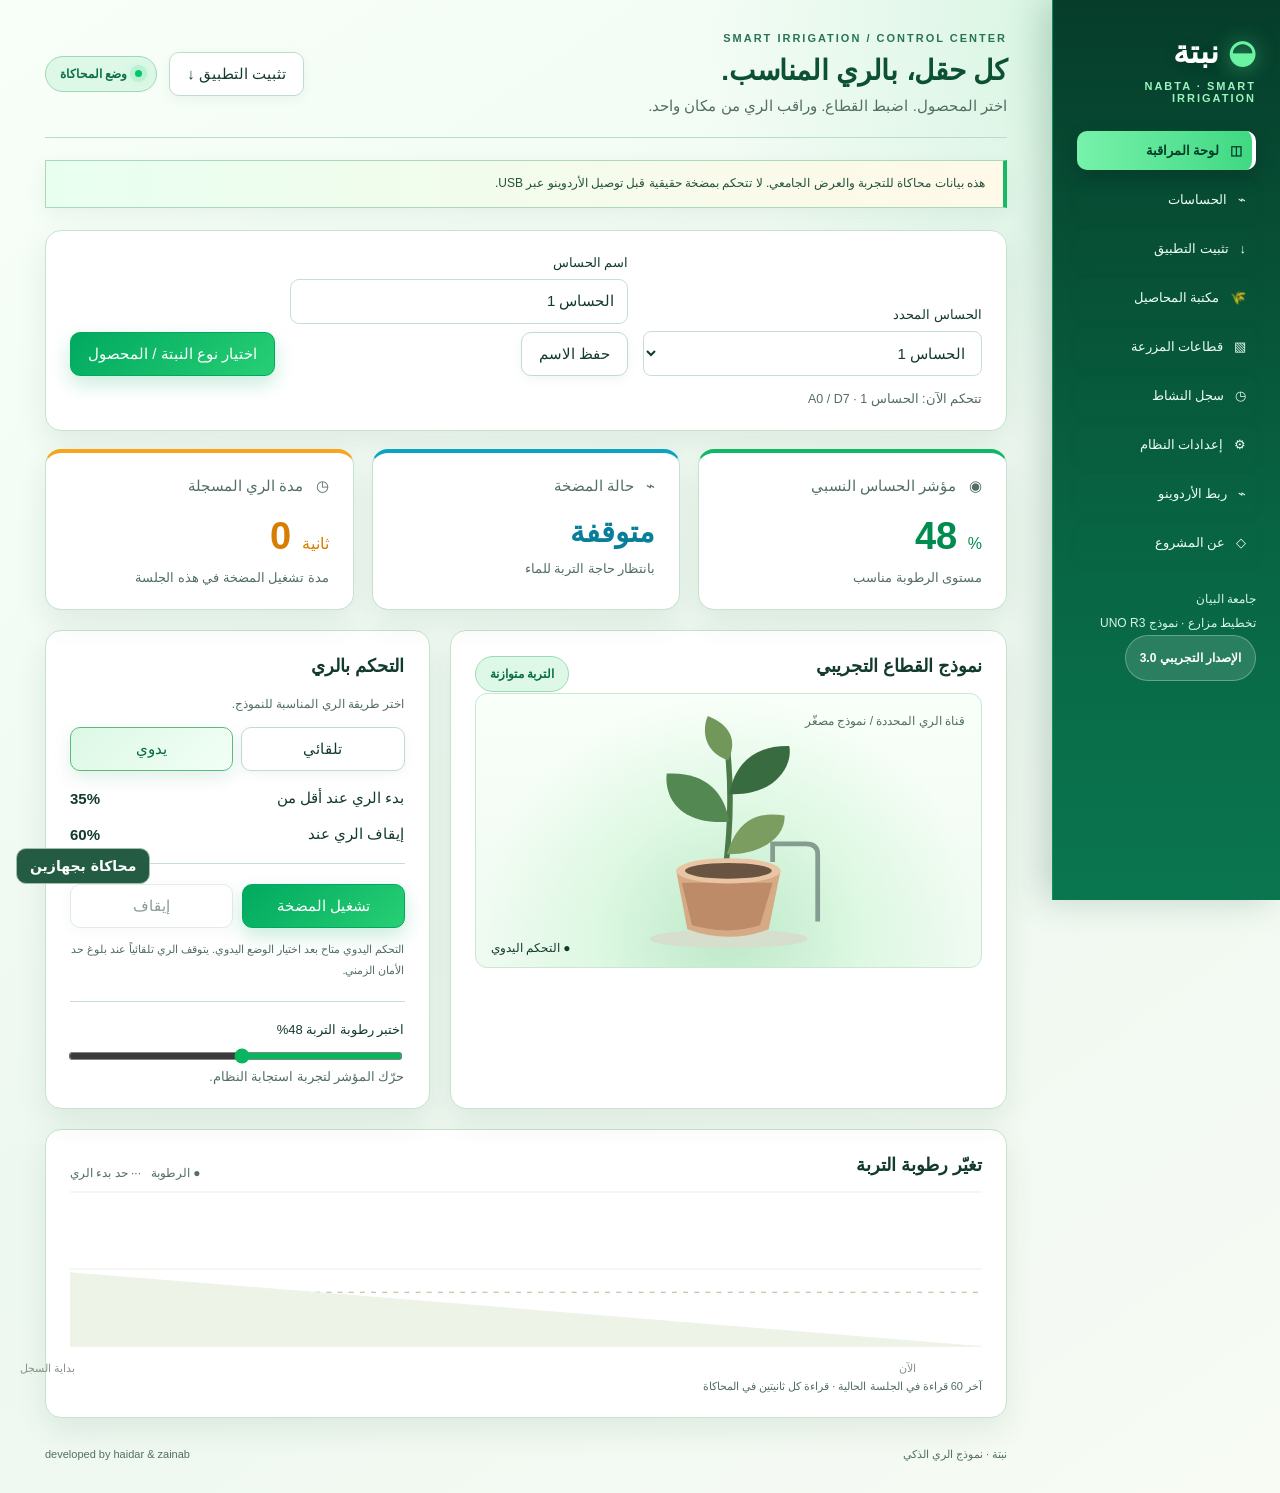
<file: index.html>
<!doctype html><html lang="ar" dir="rtl"><head><meta charset="UTF-8"><meta name="viewport" content="width=device-width,initial-scale=1"><title>&#1606;&#1576;&#1578;&#1577; &#1587;&#1605;&#1575;&#1585;&#1578; &#8212; Nabta Smart</title><link rel="icon" type="image/png" sizes="192x192" href="/icon-192.png"><link rel="shortcut icon" href="/icon-192.png"><link rel="manifest" href="/manifest.webmanifest"><link rel="apple-touch-icon" href="/icon-192.png"><meta name="theme-color" content="#245b43"><meta name="apple-mobile-web-app-capable" content="yes"><style>
:root{--green:#245b43;--ink:#213e32;--muted:#718176;--line:#e1e7df}*{box-sizing:border-box}body{margin:0;background:#f5f6f0;color:var(--ink);font:15px Tahoma,Arial,sans-serif}button,input,select{font:inherit}button{cursor:pointer;border:1px solid var(--line);background:white;color:var(--ink);border-radius:10px;padding:12px 17px}button:hover{background:#eaf0e8}button:disabled{opacity:.5;cursor:not-allowed}.primary{background:var(--green);color:white;border-color:var(--green)}.primary:hover{background:#17442f}aside{position:fixed;right:0;top:0;width:228px;height:100vh;background:#fff;border-left:1px solid var(--line);padding:33px 24px}.brand{font-size:32px;font-weight:bold}.brand span{color:#76a56d}.sub{font-size:11px;color:var(--muted);margin:9px 0 42px;letter-spacing:2px}nav button{display:block;width:100%;text-align:right;margin-bottom:10px;border:0;background:transparent}nav button.active{background:#eaf0e6;color:var(--green);font-weight:bold}.aside-bottom{position:absolute;bottom:30px;font-size:12px;line-height:2;color:var(--muted)}main{max-width:1500px;margin-right:228px;padding:32px 45px}header{display:flex;justify-content:space-between;align-items:center;border-bottom:1px solid var(--line);padding-bottom:22px}.eyebrow{font-size:11px;letter-spacing:2px;color:var(--muted)}h1{font-size:28px;margin:10px 0}h2{font-size:18px;margin:0 0 16px}p{line-height:1.9}.muted{color:var(--muted)}.badge{display:inline-flex;gap:8px;align-items:center;background:#e7eddf;border-radius:25px;padding:10px 14px;font-size:12px}.dot{width:7px;height:7px;border-radius:50%;background:#7d9b53}.notice{margin:22px 0;padding:12px 18px;border:1px solid #dce3cf;background:#f0f3e6;font-size:12px;line-height:1.8}.metrics{display:grid;grid-template-columns:repeat(3,1fr);gap:18px}.card{background:white;border:1px solid var(--line);border-radius:16px;padding:24px}.metric{position:relative}.metric .value{font-size:38px;font-weight:bold;margin:20px 0 10px;direction:ltr;text-align:right}.metric small{color:var(--muted)}.unit{font-size:16px;font-weight:normal}.grid{display:grid;grid-template-columns:1.45fr 1fr;gap:20px;margin:20px 0}.card-head{display:flex;align-items:center;justify-content:space-between}.plant-scene{height:275px;position:relative;display:flex;align-items:center;justify-content:center;background:radial-gradient(ellipse at 50% 85%,#dfe9cf,transparent 65%);border-radius:12px}.plant-scene svg{height:245px}.scene-label{position:absolute;right:16px;top:20px;font-size:12px;color:var(--muted)}.scene-bottom{position:absolute;bottom:12px;left:15px;font-size:12px}.row{display:flex;justify-content:space-between;align-items:center;gap:12px;margin:18px 0}.separator{border-top:1px solid var(--line);margin:20px 0}.seg{display:flex;gap:8px}.seg button{flex:1}.seg .selected{background:#e7efdf;border-color:#94b789}.slider{width:100%;accent-color:var(--green)}.actions{display:flex;gap:9px}.actions button{flex:1}.chart{height:185px;width:100%;overflow:visible}.chart text{font-size:11px;fill:#879387}.legend{font-size:12px;color:var(--muted)}.table-wrap{overflow:auto}table{width:100%;border-collapse:collapse;text-align:right;font-size:13px}td,th{padding:15px 12px;border-bottom:1px solid var(--line);white-space:nowrap}th{color:var(--muted);font-weight:normal}section[hidden]{display:none}label{display:block;font-size:13px;margin:18px 0 9px}input[type=number],select{width:100%;padding:12px;border:1px solid var(--line);border-radius:8px;background:#fff;color:var(--ink)}.instructions{line-height:2.1}.instructions code{direction:ltr;display:inline-block;background:#eef2e9;padding:1px 6px;border-radius:4px}footer{font-size:11px;color:var(--muted);display:flex;justify-content:space-between;margin-top:30px}.toast{position:fixed;bottom:25px;left:25px;background:#213e32;color:white;padding:15px 22px;border-radius:12px;display:none;z-index:5}a{color:var(--green)}@media(max-width:1000px){aside{width:180px;padding:25px 15px}main{margin-right:180px;padding:25px}.grid{grid-template-columns:1fr}.metrics{gap:10px}.card{padding:18px}}@media(max-width:650px){aside{position:static;width:100%;height:auto;padding:18px}.brand{font-size:25px}.sub,.aside-bottom{display:none}nav{display:flex;margin-top:12px;overflow:auto}nav button{white-space:nowrap;margin:0;padding:10px}main{margin:0;padding:18px}header{align-items:start;gap:10px}h1{font-size:23px}.metrics{grid-template-columns:1fr}.metric .value{margin:12px 0}.grid{gap:14px}.badge{font-size:10px}footer{line-height:1.8;gap:15px}}
 .crop-hero{padding:25px 0 12px}.search-row{display:flex;gap:14px;align-items:center}.search-row input{flex:1}.search-row select{width:180px}input[type=search],input:not([type]){width:100%;padding:13px;border:1px solid var(--line);border-radius:9px;background:white;color:var(--ink)}.crop-list{display:grid;grid-template-columns:repeat(4,1fr);gap:12px;margin-top:22px}.crop-card{display:flex;flex-direction:column;align-items:start;text-align:right;gap:10px;padding:18px}.crop-card small{font-size:11px;color:var(--muted)}.crop-card.chosen{border-color:#63855a;background:#edf3e7}.crop-icon{font-size:26px}.crop-config{grid-template-columns:1.2fr 1fr}.form-grid{display:grid;grid-template-columns:1fr 1fr;gap:0 18px}.plan-card{background:#eaf0e3}.plan-card p,.crop-config p{font-size:12px;line-height:2}.plan-values{display:flex;gap:35px;margin-top:25px}.plan-values div{display:flex;flex-direction:column;gap:10px}.plan-values strong{font-size:36px}.plan-values small{color:var(--muted)}.check-label{display:flex;gap:10px;line-height:1.8}.check-label input{accent-color:var(--green)}.fields-grid{display:grid;grid-template-columns:repeat(3,1fr);gap:18px;margin-top:20px}.field-card h2{margin-top:15px}.field-card button{display:block;margin-top:20px}.field-card small{display:block}.crop-config .row{flex-wrap:wrap}.crop-config .row strong{font-size:13px}#active-crop-label{font-size:12px;margin-bottom:18px;padding:14px;background:#e8eedf;border-radius:10px}aside nav button{padding:12px 10px}.sub{margin-bottom:27px}@media(max-width:1100px){.crop-list{grid-template-columns:repeat(3,1fr)}.crop-config{grid-template-columns:1fr}.fields-grid{grid-template-columns:1fr 1fr}}@media(max-width:650px){.crop-list{grid-template-columns:1fr 1fr}.search-row{flex-wrap:wrap}.search-row input{flex-basis:100%}.search-row select{flex:1}.form-grid{grid-template-columns:1fr}.fields-grid{grid-template-columns:1fr}.crop-card{padding:12px}.crop-config .row{font-size:12px}} .sensor-toolbar{display:flex;gap:15px;align-items:end;flex-wrap:wrap;margin-bottom:18px}.sensor-toolbar>div{flex:1;min-width:180px}.sensor-toolbar label{margin-top:0}.sensor-toolbar small{width:100%;color:var(--muted)}.sensor-toolbar input{margin-bottom:8px}.sensor-selected{border-color:#64865a;background:#eff4e8}.sensor-reading{font-size:32px}.sensor-card p{font-size:12px}header{flex-wrap:wrap;gap:12px}header>div{flex:1;min-width:230px}aside{overflow:auto}.aside-bottom{position:static;margin-top:25px}nav button{font-size:13px}footer span:last-child{direction:ltr} @media(max-width:650px){aside nav{display:flex}.sensor-toolbar{display:block}.sensor-toolbar>div{margin-bottom:15px}.sensor-toolbar>button{margin-bottom:12px}.aside-bottom{display:none}header>div{flex-basis:100%}} </style><link rel="stylesheet" href="theme-vivid.css?v=2"></head><body><aside><div class="brand"><span>&#9682;</span> &#1606;&#1576;&#1578;&#1577;</div><div class="sub">NABTA &#183; SMART IRRIGATION</div><nav><button class="active" data-tab="dashboard">&#9707; &#160; &#1604;&#1608;&#1581;&#1577; &#1575;&#1604;&#1605;&#1585;&#1575;&#1602;&#1576;&#1577;</button><button data-tab="sensors">&#8961; &#160; &#1575;&#1604;&#1581;&#1587;&#1575;&#1587;&#1575;&#1578;</button><button data-tab="install">&#8595; &#160; &#1578;&#1579;&#1576;&#1610;&#1578; &#1575;&#1604;&#1578;&#1591;&#1576;&#1610;&#1602;</button><button data-tab="crops">&#127806; &#160; &#1605;&#1603;&#1578;&#1576;&#1577; &#1575;&#1604;&#1605;&#1581;&#1575;&#1589;&#1610;&#1604;</button><button data-tab="fields">&#9639; &#160; &#1602;&#1591;&#1575;&#1593;&#1575;&#1578; &#1575;&#1604;&#1605;&#1586;&#1585;&#1593;&#1577;</button><button data-tab="records">&#9719; &#160; &#1587;&#1580;&#1604; &#1575;&#1604;&#1606;&#1588;&#1575;&#1591;</button><button data-tab="settings">&#9881; &#160; &#1573;&#1593;&#1583;&#1575;&#1583;&#1575;&#1578; &#1575;&#1604;&#1606;&#1592;&#1575;&#1605;</button><button data-tab="connection">&#8961; &#160; &#1585;&#1576;&#1591; &#1575;&#1604;&#1571;&#1585;&#1583;&#1608;&#1610;&#1606;&#1608;</button><button data-tab="about">&#9671; &#160; &#1593;&#1606; &#1575;&#1604;&#1605;&#1588;&#1585;&#1608;&#1593;</button></nav><div class="aside-bottom">&#1580;&#1575;&#1605;&#1593;&#1577; &#1575;&#1604;&#1576;&#1610;&#1575;&#1606;<br>&#1578;&#1582;&#1591;&#1610;&#1591; &#1605;&#1586;&#1575;&#1585;&#1593; &#183; &#1606;&#1605;&#1608;&#1584;&#1580; UNO R3<br><span class="badge">&#1575;&#1604;&#1573;&#1589;&#1583;&#1575;&#1585; &#1575;&#1604;&#1578;&#1580;&#1585;&#1610;&#1576;&#1610; 3.0</span></div></aside><main><header><div><div class="eyebrow">SMART IRRIGATION / CONTROL CENTER</div><h1 id="page-title">&#1603;&#1604; &#1581;&#1602;&#1604;&#1548; &#1576;&#1575;&#1604;&#1585;&#1610; &#1575;&#1604;&#1605;&#1606;&#1575;&#1587;&#1576;.</h1><div class="muted">&#1575;&#1582;&#1578;&#1585; &#1575;&#1604;&#1605;&#1581;&#1589;&#1608;&#1604;. &#1575;&#1590;&#1576;&#1591; &#1575;&#1604;&#1602;&#1591;&#1575;&#1593;. &#1608;&#1585;&#1575;&#1602;&#1576; &#1575;&#1604;&#1585;&#1610; &#1605;&#1606; &#1605;&#1603;&#1575;&#1606; &#1608;&#1575;&#1581;&#1583;.</div></div><button id="install-app">&#1578;&#1579;&#1576;&#1610;&#1578; &#1575;&#1604;&#1578;&#1591;&#1576;&#1610;&#1602; &#8595;</button><span class="badge" id="connection-badge"><i class="dot"></i> &#1608;&#1590;&#1593; &#1575;&#1604;&#1605;&#1581;&#1575;&#1603;&#1575;&#1577;</span></header><div class="notice" id="notice">&#1607;&#1584;&#1607; &#1576;&#1610;&#1575;&#1606;&#1575;&#1578; &#1605;&#1581;&#1575;&#1603;&#1575;&#1577; &#1604;&#1604;&#1578;&#1580;&#1585;&#1576;&#1577; &#1608;&#1575;&#1604;&#1593;&#1585;&#1590; &#1575;&#1604;&#1580;&#1575;&#1605;&#1593;&#1610;. &#1604;&#1575; &#1578;&#1578;&#1581;&#1603;&#1605; &#1576;&#1605;&#1590;&#1582;&#1577; &#1581;&#1602;&#1610;&#1602;&#1610;&#1577; &#1602;&#1576;&#1604; &#1578;&#1608;&#1589;&#1610;&#1604; &#1575;&#1604;&#1571;&#1585;&#1583;&#1608;&#1610;&#1606;&#1608; &#1593;&#1576;&#1585; USB.</div>
<section id="dashboard"><div class="card sensor-toolbar"><div><label for="sensor-select">&#1575;&#1604;&#1581;&#1587;&#1575;&#1587; &#1575;&#1604;&#1605;&#1581;&#1583;&#1583;</label><select id="sensor-select"></select></div><div><label for="sensor-name">&#1575;&#1587;&#1605; &#1575;&#1604;&#1581;&#1587;&#1575;&#1587;</label><input id="sensor-name" maxlength="50"><button id="sensor-name-save">&#1581;&#1601;&#1592; &#1575;&#1604;&#1575;&#1587;&#1605;</button></div><button class="primary" id="sensor-crop">&#1575;&#1582;&#1578;&#1610;&#1575;&#1585; &#1606;&#1608;&#1593; &#1575;&#1604;&#1606;&#1576;&#1578;&#1577; / &#1575;&#1604;&#1605;&#1581;&#1589;&#1608;&#1604;</button><small id="sensor-current-label"></small></div><div id="active-crop-label" hidden></div><div class="metrics"><div class="card metric"><div class="muted">&#9673; &#160; &#1605;&#1572;&#1588;&#1585; &#1575;&#1604;&#1581;&#1587;&#1575;&#1587; &#1575;&#1604;&#1606;&#1587;&#1576;&#1610;</div><div class="value"><span id="moisture">48</span> <span class="unit">%</span></div><small id="soil-state">&#1605;&#1587;&#1578;&#1608;&#1609; &#1575;&#1604;&#1585;&#1591;&#1608;&#1576;&#1577; &#1605;&#1606;&#1575;&#1587;&#1576;</small></div><div class="card metric"><div class="muted">&#8961; &#160; &#1581;&#1575;&#1604;&#1577; &#1575;&#1604;&#1605;&#1590;&#1582;&#1577;</div><div class="value" id="pump-state" style="font-size:29px">&#1605;&#1578;&#1608;&#1602;&#1601;&#1577;</div><small id="pump-caption">&#1576;&#1575;&#1606;&#1578;&#1592;&#1575;&#1585; &#1581;&#1575;&#1580;&#1577; &#1575;&#1604;&#1578;&#1585;&#1576;&#1577; &#1604;&#1604;&#1605;&#1575;&#1569;</small></div><div class="card metric"><div class="muted">&#9719; &#160; &#1605;&#1583;&#1577; &#1575;&#1604;&#1585;&#1610; &#1575;&#1604;&#1605;&#1587;&#1580;&#1604;&#1577;</div><div class="value"><span id="duration">0</span> <span class="unit">&#1579;&#1575;&#1606;&#1610;&#1577;</span></div><small>&#1605;&#1583;&#1577; &#1578;&#1588;&#1594;&#1610;&#1604; &#1575;&#1604;&#1605;&#1590;&#1582;&#1577; &#1601;&#1610; &#1607;&#1584;&#1607; &#1575;&#1604;&#1580;&#1604;&#1587;&#1577;</small></div></div><div class="grid"><div class="card"><div class="card-head"><h2>&#1606;&#1605;&#1608;&#1584;&#1580; &#1575;&#1604;&#1602;&#1591;&#1575;&#1593; &#1575;&#1604;&#1578;&#1580;&#1585;&#1610;&#1576;&#1610;</h2><span class="badge" id="plant-status">&#1575;&#1604;&#1578;&#1585;&#1576;&#1577; &#1605;&#1578;&#1608;&#1575;&#1586;&#1606;&#1577;</span></div><div class="plant-scene"><span class="scene-label">&#1602;&#1606;&#1575;&#1577; &#1575;&#1604;&#1585;&#1610; &#1575;&#1604;&#1605;&#1581;&#1583;&#1583;&#1577; / &#1606;&#1605;&#1608;&#1584;&#1580; &#1605;&#1589;&#1594;&#1617;&#1585;</span><svg viewBox="0 0 330 310" aria-label="&#1585;&#1587;&#1605; &#1606;&#1576;&#1578;&#1577; &#1605;&#1586;&#1585;&#1608;&#1593;&#1577; &#1605;&#1578;&#1589;&#1604;&#1577; &#1576;&#1606;&#1592;&#1575;&#1605; &#1575;&#1604;&#1585;&#1610;" role="img"><ellipse cx="165" cy="292" rx="100" ry="12" fill="#d6dece"/><path d="M161 206 Q172 120 163 46" stroke="#4b7948" stroke-width="7" fill="none"/><path d="M166 144 C96 149 84 106 87 83 C134 80 160 105 166 144" fill="#548852"/><path d="M166 109 C225 112 247 72 242 48 C196 47 173 72 166 109" fill="#386b40"/><path d="M165 66 C130 55 133 22 139 10 C166 21 177 39 165 66" fill="#72975b"/><path d="M163 185 C209 186 238 161 236 136 C194 129 174 150 163 185" fill="#7b9d5f"/><path d="M99 206 L113 280 Q165 299 216 280 L231 206 Z" fill="#d7aa86"/><path d="M106 221 L119 275 Q165 288 205 275 L221 221" fill="#bd8b68"/><ellipse cx="165" cy="206" rx="66" ry="16" fill="#eac5a3"/><ellipse cx="165" cy="206" rx="55" ry="10" fill="#685441"/><path d="M278 270 L278 185 Q278 172 263 172 L221 172 L221 195" stroke="#849d90" stroke-width="6" fill="none"/><g id="water" fill="#6fa3bc" style="display:none"><path d="M221 199 Q208 215 221 218 Q234 215 221 199"/><path d="M238 208 Q229 220 238 223 Q247 220 238 208"/></g></svg><span class="scene-bottom" id="scene-label">&#9679; &#1575;&#1604;&#1606;&#1592;&#1575;&#1605; &#1610;&#1593;&#1605;&#1604; &#1578;&#1604;&#1602;&#1575;&#1574;&#1610;&#1575;&#1611;</span></div></div><div class="card"><h2>&#1575;&#1604;&#1578;&#1581;&#1603;&#1605; &#1576;&#1575;&#1604;&#1585;&#1610;</h2><p class="muted" style="font-size:12px">&#1575;&#1582;&#1578;&#1585; &#1591;&#1585;&#1610;&#1602;&#1577; &#1575;&#1604;&#1585;&#1610; &#1575;&#1604;&#1605;&#1606;&#1575;&#1587;&#1576;&#1577; &#1604;&#1604;&#1606;&#1605;&#1608;&#1584;&#1580;.</p><div class="seg"><button id="auto" class="selected">&#1578;&#1604;&#1602;&#1575;&#1574;&#1610;</button><button id="manual">&#1610;&#1583;&#1608;&#1610;</button></div><div class="row"><span>&#1576;&#1583;&#1569; &#1575;&#1604;&#1585;&#1610; &#1593;&#1606;&#1583; &#1571;&#1602;&#1604; &#1605;&#1606;</span><strong><span id="start-label">35</span>%</strong></div><div class="row"><span>&#1573;&#1610;&#1602;&#1575;&#1601; &#1575;&#1604;&#1585;&#1610; &#1593;&#1606;&#1583;</span><strong><span id="stop-label">60</span>%</strong></div><div class="separator"></div><div class="actions"><button class="primary" id="start">&#1578;&#1588;&#1594;&#1610;&#1604; &#1575;&#1604;&#1605;&#1590;&#1582;&#1577;</button><button id="stop">&#1573;&#1610;&#1602;&#1575;&#1601;</button></div><p class="muted" style="font-size:11px">&#1575;&#1604;&#1578;&#1581;&#1603;&#1605; &#1575;&#1604;&#1610;&#1583;&#1608;&#1610; &#1605;&#1578;&#1575;&#1581; &#1576;&#1593;&#1583; &#1575;&#1582;&#1578;&#1610;&#1575;&#1585; &#1575;&#1604;&#1608;&#1590;&#1593; &#1575;&#1604;&#1610;&#1583;&#1608;&#1610;. &#1610;&#1578;&#1608;&#1602;&#1601; &#1575;&#1604;&#1585;&#1610; &#1578;&#1604;&#1602;&#1575;&#1574;&#1610;&#1575;&#1611; &#1593;&#1606;&#1583; &#1576;&#1604;&#1608;&#1594; &#1581;&#1583; &#1575;&#1604;&#1571;&#1605;&#1575;&#1606; &#1575;&#1604;&#1586;&#1605;&#1606;&#1610;.</p><div class="separator"></div><label for="sim">&#1575;&#1582;&#1578;&#1576;&#1585; &#1585;&#1591;&#1608;&#1576;&#1577; &#1575;&#1604;&#1578;&#1585;&#1576;&#1577; <span id="sim-label">48%</span></label><input class="slider" id="sim" type="range" min="0" max="100" value="48"><small class="muted">&#1581;&#1585;&#1617;&#1603; &#1575;&#1604;&#1605;&#1572;&#1588;&#1585; &#1604;&#1578;&#1580;&#1585;&#1576;&#1577; &#1575;&#1587;&#1578;&#1580;&#1575;&#1576;&#1577; &#1575;&#1604;&#1606;&#1592;&#1575;&#1605;.</small></div></div><div class="card"><div class="card-head"><h2>&#1578;&#1594;&#1610;&#1617;&#1585; &#1585;&#1591;&#1608;&#1576;&#1577; &#1575;&#1604;&#1578;&#1585;&#1576;&#1577;</h2><span class="legend">&#9679; &#1575;&#1604;&#1585;&#1591;&#1608;&#1576;&#1577; &#160; &#183;&#183;&#183; &#1581;&#1583; &#1576;&#1583;&#1569; &#1575;&#1604;&#1585;&#1610;</span></div><svg id="chart" class="chart" viewBox="0 0 900 180" preserveAspectRatio="none" role="img" aria-label="&#1585;&#1587;&#1605; &#1602;&#1585;&#1575;&#1569;&#1575;&#1578; &#1585;&#1591;&#1608;&#1576;&#1577; &#1575;&#1604;&#1578;&#1585;&#1576;&#1577; &#1601;&#1610; &#1575;&#1604;&#1580;&#1604;&#1587;&#1577;"></svg><div class="muted" style="font-size:11px">&#1570;&#1582;&#1585; 60 &#1602;&#1585;&#1575;&#1569;&#1577; &#1601;&#1610; &#1575;&#1604;&#1580;&#1604;&#1587;&#1577; &#1575;&#1604;&#1581;&#1575;&#1604;&#1610;&#1577; &#183; &#1602;&#1585;&#1575;&#1569;&#1577; &#1603;&#1604; &#1579;&#1575;&#1606;&#1610;&#1578;&#1610;&#1606; &#1601;&#1610; &#1575;&#1604;&#1605;&#1581;&#1575;&#1603;&#1575;&#1577;</div></div></section>
<section id="sensors" hidden><div class="crop-hero"><div class="eyebrow">SENSORS / INDIVIDUAL CONTROL</div><h1>&#1603;&#1604; &#1581;&#1587;&#1575;&#1587;&#1548; &#1608;&#1605;&#1581;&#1589;&#1608;&#1604;&#1607;.</h1><p class="muted">&#1581;&#1578;&#1609; 6 &#1602;&#1606;&#1608;&#1575;&#1578; &#1593;&#1604;&#1609; &#1604;&#1608;&#1581;&#1577; UNO &#1608;&#1575;&#1581;&#1583;&#1577;. &#1604;&#1603;&#1604; &#1602;&#1606;&#1575;&#1577; &#1581;&#1587;&#1575;&#1587; &#1608;&#1605;&#1583;&#1582;&#1604; &#1585;&#1610;&#1604;&#1610;&#1607; &#1605;&#1587;&#1578;&#1602;&#1604;.</p></div><div class="actions" style="max-width:500px;margin-bottom:20px"><button class="primary" id="add-sensor">&#1573;&#1590;&#1575;&#1601;&#1577; &#1581;&#1587;&#1575;&#1587;</button><button id="stop-all">&#1573;&#1610;&#1602;&#1575;&#1601; &#1580;&#1605;&#1610;&#1593; &#1575;&#1604;&#1602;&#1606;&#1608;&#1575;&#1578;</button></div><div class="notice">&#1575;&#1604;&#1602;&#1606;&#1608;&#1575;&#1578; &#1575;&#1604;&#1580;&#1583;&#1610;&#1583;&#1577; &#1578;&#1593;&#1605;&#1604; &#1576;&#1575;&#1604;&#1605;&#1581;&#1575;&#1603;&#1575;&#1577; &#1573;&#1604;&#1609; &#1571;&#1606; &#1578;&#1608;&#1589;&#1604; &#1575;&#1604;&#1602;&#1591;&#1593; &#1608;&#1578;&#1585;&#1601;&#1593; &#1603;&#1608;&#1583; &#1575;&#1604;&#1573;&#1589;&#1583;&#1575;&#1585; 3. &#1575;&#1604;&#1602;&#1606;&#1575;&#1577; 1: A0 / D7&#1563; &#1576;&#1602;&#1610;&#1577; &#1575;&#1604;&#1602;&#1606;&#1608;&#1575;&#1578; &#1581;&#1587;&#1576; &#1575;&#1604;&#1576;&#1591;&#1575;&#1602;&#1577;. &#1603;&#1604; &#1605;&#1582;&#1585;&#1580; &#1610;&#1581;&#1578;&#1575;&#1580; &#1585;&#1610;&#1604;&#1610;&#1607; &#1608;&#1589;&#1605;&#1575;&#1605;&#1575;&#1611; &#1571;&#1608; &#1605;&#1590;&#1582;&#1577; &#1605;&#1606;&#1601;&#1589;&#1604;&#1577;. &#1573;&#1590;&#1575;&#1601;&#1577; &#1575;&#1604;&#1602;&#1606;&#1608;&#1575;&#1578; &#1571;&#1579;&#1606;&#1575;&#1569; USB &#1605;&#1578;&#1608;&#1602;&#1601;&#1577;&#1563; &#1575;&#1601;&#1589;&#1604; &#1579;&#1605; &#1571;&#1590;&#1601; &#1608;&#1571;&#1593;&#1583; &#1575;&#1604;&#1585;&#1576;&#1591;.</div><div id="sensor-grid" class="fields-grid"></div></section>
<section id="install" hidden><div class="card instructions" style="margin-top:24px;max-width:750px"><div class="eyebrow">NABTA SMART / INSTALL</div><h1>&#1606;&#1576;&#1578;&#1577; &#1587;&#1605;&#1575;&#1585;&#1578;&#1548; &#1593;&#1604;&#1609; &#1580;&#1607;&#1575;&#1586;&#1603;.</h1><p>&#1578;&#1591;&#1576;&#1610;&#1602; &#1608;&#1610;&#1576; &#1602;&#1575;&#1576;&#1604; &#1604;&#1604;&#1578;&#1579;&#1576;&#1610;&#1578; PWA&#1548; &#1610;&#1601;&#1578;&#1581; &#1576;&#1606;&#1575;&#1601;&#1584;&#1577; &#1605;&#1587;&#1578;&#1602;&#1604;&#1577; &#1608;&#1610;&#1581;&#1601;&#1592; &#1575;&#1604;&#1573;&#1593;&#1583;&#1575;&#1583;&#1575;&#1578; &#1608;&#1575;&#1604;&#1602;&#1591;&#1575;&#1593;&#1575;&#1578; &#1605;&#1581;&#1604;&#1610;&#1575;&#1611; &#1593;&#1604;&#1609; &#1580;&#1607;&#1575;&#1586;&#1603;.</p><h2>&#1575;&#1604;&#1581;&#1575;&#1587;&#1576;&#1577; &#1608;&#1571;&#1606;&#1583;&#1585;&#1608;&#1610;&#1583;</h2><p>&#1605;&#1606; Chrome &#1571;&#1608; Edge &#1575;&#1582;&#1578;&#1585; &#171;&#1578;&#1579;&#1576;&#1610;&#1578; &#1575;&#1604;&#1578;&#1591;&#1576;&#1610;&#1602;&#187; &#1605;&#1606; &#1602;&#1575;&#1574;&#1605;&#1577; &#1575;&#1604;&#1605;&#1578;&#1589;&#1601;&#1581; &#1571;&#1608; &#1586;&#1585; &#1575;&#1604;&#1578;&#1579;&#1576;&#1610;&#1578; &#1571;&#1593;&#1604;&#1609; &#1575;&#1604;&#1606;&#1592;&#1575;&#1605;. &#1592;&#1607;&#1608;&#1585; &#1575;&#1604;&#1591;&#1604;&#1576; &#1575;&#1604;&#1578;&#1604;&#1602;&#1575;&#1574;&#1610; &#1610;&#1593;&#1578;&#1605;&#1583; &#1593;&#1604;&#1609; &#1583;&#1593;&#1605; &#1575;&#1604;&#1605;&#1578;&#1589;&#1601;&#1581;.</p><h2>&#1570;&#1610;&#1601;&#1608;&#1606; &#1608;&#1570;&#1610;&#1576;&#1575;&#1583;</h2><p>&#1575;&#1601;&#1578;&#1581; &#1575;&#1604;&#1585;&#1575;&#1576;&#1591; &#1601;&#1610; Safari &#8592; &#1605;&#1588;&#1575;&#1585;&#1603;&#1577; &#8592; &#1573;&#1590;&#1575;&#1601;&#1577; &#1573;&#1604;&#1609; &#1575;&#1604;&#1588;&#1575;&#1588;&#1577; &#1575;&#1604;&#1585;&#1574;&#1610;&#1587;&#1610;&#1577; &#8592; &#1573;&#1590;&#1575;&#1601;&#1577;.</p><h2>&#1575;&#1604;&#1578;&#1581;&#1603;&#1605; &#1575;&#1604;&#1581;&#1602;&#1610;&#1602;&#1610;</h2><p>&#1575;&#1604;&#1606;&#1587;&#1582;&#1577; &#1575;&#1604;&#1581;&#1575;&#1604;&#1610;&#1577; &#1578;&#1578;&#1589;&#1604; &#1576;&#1604;&#1608;&#1581;&#1577; UNO &#1593;&#1576;&#1585; USB &#1593;&#1604;&#1609; Chrome &#1571;&#1608; Edge &#1604;&#1604;&#1581;&#1575;&#1587;&#1576;&#1577;. &#1593;&#1604;&#1609; &#1575;&#1604;&#1570;&#1610;&#1601;&#1608;&#1606; &#1578;&#1578;&#1608;&#1601;&#1585; &#1575;&#1604;&#1605;&#1581;&#1575;&#1603;&#1575;&#1577; &#1608;&#1573;&#1583;&#1575;&#1585;&#1577; &#1575;&#1604;&#1605;&#1604;&#1601;&#1575;&#1578;&#1563; &#1575;&#1604;&#1578;&#1581;&#1603;&#1605; &#1575;&#1604;&#1604;&#1575;&#1587;&#1604;&#1603;&#1610; &#1610;&#1581;&#1578;&#1575;&#1580; ESP32 &#1571;&#1608; &#1576;&#1608;&#1575;&#1576;&#1577; &#1575;&#1578;&#1589;&#1575;&#1604;&#1548; &#1608;&#1607;&#1608; &#1594;&#1610;&#1585; &#1605;&#1590;&#1575;&#1601; &#1576;&#1607;&#1584;&#1607; &#1575;&#1604;&#1606;&#1587;&#1582;&#1577;.</p><p><a href="NabtaSmart-App.zip" download>&#1578;&#1606;&#1586;&#1610;&#1604; &#1605;&#1604;&#1601;&#1575;&#1578; &#1575;&#1604;&#1578;&#1591;&#1576;&#1610;&#1602; &#1575;&#1604;&#1580;&#1575;&#1607;&#1586;&#1577; &#1604;&#1604;&#1606;&#1588;&#1585; &#8595;</a></p><h2>&#1576;&#1583;&#1608;&#1606; &#1573;&#1606;&#1578;&#1585;&#1606;&#1578;</h2><p>&#1576;&#1593;&#1583; &#1571;&#1608;&#1604; &#1601;&#1578;&#1581; &#1606;&#1575;&#1580;&#1581; &#1608;&#1578;&#1581;&#1605;&#1610;&#1604; &#1575;&#1604;&#1605;&#1604;&#1601;&#1575;&#1578;&#1548; &#1578;&#1578;&#1608;&#1601;&#1585; &#1575;&#1604;&#1608;&#1575;&#1580;&#1607;&#1577; &#1608;&#1575;&#1604;&#1605;&#1581;&#1575;&#1603;&#1575;&#1577; &#1583;&#1608;&#1606; &#1573;&#1606;&#1578;&#1585;&#1606;&#1578;. &#1575;&#1604;&#1576;&#1610;&#1575;&#1606;&#1575;&#1578; &#1605;&#1581;&#1604;&#1610;&#1577; &#1608;&#1604;&#1575; &#1578;&#1578;&#1586;&#1575;&#1605;&#1606; &#1578;&#1604;&#1602;&#1575;&#1574;&#1610;&#1575;&#1611; &#1576;&#1610;&#1606; &#1575;&#1604;&#1571;&#1580;&#1607;&#1586;&#1577;. &#1573;&#1594;&#1604;&#1575;&#1602; &#1575;&#1604;&#1578;&#1591;&#1576;&#1610;&#1602; &#1571;&#1608; &#1606;&#1608;&#1605; &#1575;&#1604;&#1581;&#1575;&#1587;&#1576;&#1577; &#1610;&#1602;&#1591;&#1593; &#1578;&#1581;&#1603;&#1605; USB&#1548; &#1608;&#1578;&#1578;&#1608;&#1602;&#1601; &#1575;&#1604;&#1604;&#1608;&#1581;&#1577; &#1582;&#1604;&#1575;&#1604; &#1582;&#1605;&#1587; &#1579;&#1608;&#1575;&#1606;&#1613;.</p><p class="muted" dir="ltr">developed by haidar & zainab</p></div></section>
<section id="crops" hidden><div class="crop-hero"><div class="eyebrow">CROP INTELLIGENCE / FIELD FIRST</div><h1>&#1575;&#1576;&#1583;&#1571; &#1576;&#1575;&#1604;&#1605;&#1581;&#1589;&#1608;&#1604;. &#1608;&#1575;&#1590;&#1576;&#1591; &#1575;&#1604;&#1585;&#1610; &#1593;&#1604;&#1609; &#1578;&#1585;&#1576;&#1578;&#1603;.</h1><p class="muted">&#1605;&#1603;&#1578;&#1576;&#1577; &#1604;&#1604;&#1581;&#1602;&#1608;&#1604; &#1608;&#1575;&#1604;&#1605;&#1586;&#1575;&#1585;&#1593; &#183; &#1575;&#1576;&#1581;&#1579; &#1576;&#1575;&#1604;&#1575;&#1587;&#1605;&#1548; &#1580;&#1607;&#1617;&#1586; &#1605;&#1604;&#1601; &#1575;&#1604;&#1585;&#1610;&#1548; &#1579;&#1605; &#1591;&#1576;&#1617;&#1602;&#1607; &#1593;&#1604;&#1609; &#1575;&#1604;&#1606;&#1605;&#1608;&#1584;&#1580;.</p></div><div class="card"><div class="search-row"><input id="crop-search" type="search" placeholder="&#1575;&#1576;&#1581;&#1579;: &#1602;&#1605;&#1581;&#1548; &#1576;&#1578;&#1610;&#1578;&#1577;&#1548; &#1591;&#1605;&#1575;&#1591;&#1577;&#1548; wheat&#8230;" aria-label="&#1575;&#1604;&#1576;&#1581;&#1579; &#1593;&#1606; &#1605;&#1581;&#1589;&#1608;&#1604;"><select id="crop-group" aria-label="&#1606;&#1608;&#1593; &#1575;&#1604;&#1605;&#1581;&#1589;&#1608;&#1604;"><option value="">&#1603;&#1604; &#1575;&#1604;&#1605;&#1581;&#1575;&#1589;&#1610;&#1604;</option><option>&#1581;&#1576;&#1608;&#1576;</option><option>&#1582;&#1590;&#1585;&#1608;&#1575;&#1578;</option><option>&#1605;&#1581;&#1575;&#1589;&#1610;&#1604; &#1586;&#1610;&#1578;&#1610;&#1577;</option><option>&#1571;&#1593;&#1604;&#1575;&#1601;</option></select><span class="badge" id="crop-count"></span></div><div id="crop-list" class="crop-list"></div></div><div class="grid crop-config" id="crop-detail"><div class="card"><div class="card-head"><h2 id="detail-name"></h2><span class="badge" id="detail-group"></span></div><div class="row"><span>&#1593;&#1605;&#1602; &#1575;&#1604;&#1580;&#1584;&#1608;&#1585; &#1575;&#1604;&#1605;&#1585;&#1580;&#1593;&#1610;</span><strong id="detail-root"></strong></div><div class="row"><span>&#1605;&#1593;&#1575;&#1605;&#1604; &#1575;&#1604;&#1605;&#1581;&#1589;&#1608;&#1604; &#1575;&#1604;&#1571;&#1587;&#1575;&#1587;&#1610;</span><strong id="detail-p"></strong></div><p class="muted">&#1575;&#1604;&#1605;&#1585;&#1580;&#1593;: <a href="https://www.fao.org/4/X0490E/x0490e0e.htm" target="_blank" rel="noopener">FAO-56 &#183; &#1580;&#1583;&#1608;&#1604; 22 &#1608;&#1605;&#1579;&#1575;&#1604; 36</a>. &#1605;&#1593;&#1575;&#1605;&#1604; &#1575;&#1604;&#1575;&#1587;&#1578;&#1606;&#1586;&#1575;&#1601; &#1610;&#1581;&#1583;&#1583; &#1575;&#1604;&#1605;&#1575;&#1569; &#1575;&#1604;&#1584;&#1610; &#1610;&#1605;&#1603;&#1606; &#1575;&#1587;&#1578;&#1607;&#1604;&#1575;&#1603;&#1607; &#1602;&#1576;&#1604; &#1575;&#1604;&#1573;&#1580;&#1607;&#1575;&#1583;&#1563; &#1608;&#1607;&#1608; &#1605;&#1582;&#1578;&#1604;&#1601; &#1593;&#1606; &#1606;&#1587;&#1576;&#1577; &#1602;&#1585;&#1575;&#1569;&#1577; &#1575;&#1604;&#1581;&#1587;&#1575;&#1587;.</p><form id="crop-form"><label for="field-name">&#1575;&#1587;&#1605; &#1575;&#1604;&#1581;&#1602;&#1604; &#1571;&#1608; &#1575;&#1604;&#1602;&#1591;&#1575;&#1593;</label><input id="field-name" maxlength="60" placeholder="&#1605;&#1579;&#1604;&#1575;&#1611;: &#1581;&#1602;&#1604; &#1575;&#1604;&#1602;&#1605;&#1581; &#8212; &#1575;&#1604;&#1602;&#1591;&#1575;&#1593; &#1575;&#1604;&#1571;&#1608;&#1604;"><div class="form-grid"><div><label for="field-area">&#1575;&#1604;&#1605;&#1587;&#1575;&#1581;&#1577; (&#1607;&#1603;&#1578;&#1575;&#1585;)</label><input id="field-area" type="number" min="0.001" max="100000" step="any" value="1"></div><div><label for="crop-stage">&#1605;&#1585;&#1581;&#1604;&#1577; &#1575;&#1604;&#1606;&#1605;&#1608;</label><select id="crop-stage"><option value="mature">&#1606;&#1605;&#1608; &#1605;&#1603;&#1578;&#1605;&#1604; / &#1605;&#1585;&#1580;&#1593; &#1575;&#1604;&#1581;&#1587;&#1575;&#1576;</option><option value="early">&#1573;&#1606;&#1576;&#1575;&#1578; &#1608;&#1606;&#1605;&#1608; &#1605;&#1576;&#1603;&#1585;</option><option value="sensitive">&#1573;&#1586;&#1607;&#1575;&#1585; &#1571;&#1608; &#1578;&#1603;&#1608;&#1610;&#1606; &#1605;&#1581;&#1589;&#1608;&#1604;</option><option value="late">&#1606;&#1590;&#1580; &#1608;&#1602;&#1585;&#1576; &#1575;&#1604;&#1581;&#1589;&#1575;&#1583;</option></select></div></div><p class="muted" id="phase-note"></p><label for="soil-type">&#1606;&#1608;&#1593; &#1575;&#1604;&#1578;&#1585;&#1576;&#1577; (&#1602;&#1610;&#1605; &#1575;&#1604;&#1571;&#1605;&#1579;&#1604;&#1577; &#1602;&#1575;&#1576;&#1604;&#1577; &#1604;&#1604;&#1578;&#1593;&#1583;&#1610;&#1604;)</label><select id="soil-type"><option value="sand">&#1585;&#1605;&#1604;&#1610;&#1577; &#1605;&#1586;&#1610;&#1580;&#1610;&#1577; &#8212; &#1605;&#1579;&#1575;&#1604; FAO</option><option value="silt">&#1594;&#1585;&#1610;&#1606;&#1610;&#1577; &#8212; &#1605;&#1579;&#1575;&#1604; FAO</option><option value="clay">&#1591;&#1610;&#1606;&#1610;&#1577; &#1594;&#1585;&#1610;&#1606;&#1610;&#1577; &#8212; &#1605;&#1579;&#1575;&#1604; FAO</option><option value="custom">&#1582;&#1589;&#1575;&#1574;&#1589; &#1605;&#1602;&#1575;&#1587;&#1577; &#1576;&#1575;&#1604;&#1605;&#1608;&#1602;&#1593;</option></select><div class="form-grid"><div><label for="soil-fc">&#1575;&#1604;&#1587;&#1593;&#1577; &#1575;&#1604;&#1581;&#1602;&#1604;&#1610;&#1577; FC (% &#1581;&#1580;&#1605;&#1610;)</label><input id="soil-fc" type="number" step="any" min="2" max="60" value="15"></div><div><label for="soil-wp">&#1606;&#1602;&#1591;&#1577; &#1575;&#1604;&#1584;&#1576;&#1608;&#1604; WP (% &#1581;&#1580;&#1605;&#1610;)</label><input id="soil-wp" type="number" step="any" min="1" max="59" value="6"></div><div><label for="crop-root">&#1593;&#1605;&#1602; &#1575;&#1604;&#1580;&#1584;&#1608;&#1585; &#1575;&#1604;&#1601;&#1593;&#1604;&#1610; (&#1605;&#1578;&#1585;)</label><input id="crop-root" type="number" min="0.05" max="3" step="any" value="1"></div><div><label for="crop-etc">&#1575;&#1587;&#1578;&#1607;&#1604;&#1575;&#1603; &#1575;&#1604;&#1605;&#1581;&#1589;&#1608;&#1604; ETc (&#1605;&#1605;/&#1610;&#1608;&#1605;)</label><input id="crop-etc" type="number" min="0.1" max="15" step="any" value="5"></div></div><p class="muted">ETc &#1602;&#1610;&#1605;&#1577; &#1578;&#1583;&#1582;&#1604;&#1607;&#1575; &#1581;&#1587;&#1576; &#1578;&#1602;&#1583;&#1610;&#1585; &#1575;&#1604;&#1605;&#1582;&#1578;&#1589; &#1571;&#1608; &#1576;&#1610;&#1575;&#1606;&#1575;&#1578; &#1575;&#1604;&#1591;&#1602;&#1587;&#1563; &#1604;&#1575; &#1610;&#1608;&#1580;&#1583; &#1580;&#1604;&#1576; &#1591;&#1602;&#1587; &#1581;&#1610;. &#1575;&#1582;&#1578;&#1610;&#1575;&#1585; &#1575;&#1604;&#1605;&#1585;&#1581;&#1604;&#1577; &#1604;&#1575; &#1610;&#1587;&#1578;&#1606;&#1578;&#1580; &#1593;&#1605;&#1602; &#1575;&#1604;&#1580;&#1584;&#1585; &#1571;&#1608; &#1610;&#1594;&#1610;&#1617;&#1585; &#1605;&#1593;&#1575;&#1605;&#1604; &#1575;&#1604;&#1605;&#1581;&#1589;&#1608;&#1604; &#1578;&#1604;&#1602;&#1575;&#1574;&#1610;&#1575;&#1611;.</p><h2 style="margin-top:25px">&#1605;&#1593;&#1575;&#1610;&#1585;&#1577; &#1575;&#1604;&#1581;&#1587;&#1575;&#1587; &#1604;&#1607;&#1584;&#1575; &#1575;&#1604;&#1602;&#1591;&#1575;&#1593;</h2><p class="muted">&#1604;&#1585;&#1576;&#1591; &#1606;&#1587;&#1576;&#1577; &#1575;&#1604;&#1581;&#1587;&#1575;&#1587; &#1576;&#1575;&#1604;&#1605;&#1575;&#1569; &#1575;&#1604;&#1605;&#1578;&#1575;&#1581;: &#1587;&#1580;&#1617;&#1604; &#1602;&#1585;&#1575;&#1569;&#1577; ADC &#1593;&#1606;&#1583; &#1575;&#1604;&#1587;&#1593;&#1577; &#1575;&#1604;&#1581;&#1602;&#1604;&#1610;&#1577; &#1608;&#1593;&#1606;&#1583; &#1606;&#1602;&#1591;&#1577; &#1575;&#1604;&#1584;&#1576;&#1608;&#1604;. &#1575;&#1604;&#1602;&#1610;&#1605; &#1571;&#1583;&#1606;&#1575;&#1607; &#1604;&#1604;&#1578;&#1580;&#1585;&#1576;&#1577; &#1581;&#1578;&#1609; &#1578;&#1587;&#1578;&#1576;&#1583;&#1604;&#1607;&#1575; &#1576;&#1602;&#1610;&#1575;&#1587;&#1575;&#1578;&#1603;.</p><div class="form-grid"><div><label for="raw-fc">ADC &#1593;&#1606;&#1583; &#1575;&#1604;&#1587;&#1593;&#1577; &#1575;&#1604;&#1581;&#1602;&#1604;&#1610;&#1577;</label><input id="raw-fc" type="number" min="0" max="1023" value="350"></div><div><label for="raw-wp">ADC &#1593;&#1606;&#1583; &#1606;&#1602;&#1591;&#1577; &#1575;&#1604;&#1584;&#1576;&#1608;&#1604;</label><input id="raw-wp" type="number" min="0" max="1023" value="800"></div></div><label for="crop-target">&#1607;&#1583;&#1601; &#1573;&#1610;&#1602;&#1575;&#1601; &#1575;&#1604;&#1585;&#1610; (% &#1605;&#1606; &#1575;&#1604;&#1605;&#1575;&#1569; &#1575;&#1604;&#1605;&#1578;&#1575;&#1581;)</label><input id="crop-target" type="number" min="1" max="100" value="90"><p class="muted">90% &#1607;&#1583;&#1601; &#1578;&#1580;&#1585;&#1610;&#1576;&#1610; &#1575;&#1582;&#1578;&#1610;&#1575;&#1585;&#1610; &#1583;&#1608;&#1606; &#1575;&#1604;&#1587;&#1593;&#1577; &#1575;&#1604;&#1581;&#1602;&#1604;&#1610;&#1577;&#1548; &#1608;&#1604;&#1610;&#1587; &#1578;&#1608;&#1589;&#1610;&#1577; &#1579;&#1575;&#1576;&#1578;&#1577; &#1605;&#1606; FAO. &#1593;&#1583;&#1617;&#1604;&#1607; &#1581;&#1587;&#1576; &#1578;&#1589;&#1605;&#1610;&#1605; &#1575;&#1604;&#1585;&#1610; &#1608;&#1575;&#1587;&#1578;&#1580;&#1575;&#1576;&#1577; &#1575;&#1604;&#1578;&#1585;&#1576;&#1577;.</p><label class="check-label"><input id="soil-verified" type="checkbox"> &#1571;&#1583;&#1582;&#1604;&#1578; &#1605;&#1593;&#1575;&#1610;&#1585;&#1577; &#1581;&#1602;&#1610;&#1602;&#1610;&#1577; &#1608;&#1585;&#1575;&#1580;&#1593;&#1578; &#1575;&#1604;&#1605;&#1585;&#1581;&#1604;&#1577; &#1608;&#1582;&#1589;&#1575;&#1574;&#1589; &#1575;&#1604;&#1578;&#1585;&#1576;&#1577;.</label></form></div><div><div class="card plan-card"><span class="eyebrow">IRRIGATION PROFILE</span><h2 style="margin-top:15px">&#1605;&#1604;&#1601; &#1575;&#1604;&#1585;&#1610; &#1575;&#1604;&#1605;&#1581;&#1587;&#1608;&#1576;</h2><div class="plan-values"><div><small>&#1576;&#1583;&#1569; &#1575;&#1604;&#1585;&#1610; &#1578;&#1581;&#1578;</small><strong id="plan-start">45%</strong></div><div><small>&#1573;&#1610;&#1602;&#1575;&#1601; &#1575;&#1604;&#1585;&#1610; &#1593;&#1606;&#1583;</small><strong id="plan-stop">90%</strong></div></div><p>&#1575;&#1604;&#1606;&#1587;&#1576; &#1607;&#1606;&#1575; &#1578;&#1605;&#1579;&#1604; &#1575;&#1604;&#1605;&#1575;&#1569; &#1575;&#1604;&#1605;&#1578;&#1575;&#1581; &#1576;&#1610;&#1606; &#1606;&#1602;&#1591;&#1577; &#1575;&#1604;&#1584;&#1576;&#1608;&#1604; &#1608;&#1575;&#1604;&#1587;&#1593;&#1577; &#1575;&#1604;&#1581;&#1602;&#1604;&#1610;&#1577; &#1576;&#1593;&#1583; &#1575;&#1604;&#1605;&#1593;&#1575;&#1610;&#1585;&#1577;&#1548; &#1608;&#1604;&#1575; &#1578;&#1593;&#1606;&#1610; &#1585;&#1591;&#1608;&#1576;&#1577; &#1581;&#1580;&#1605;&#1610;&#1577; &#1604;&#1604;&#1578;&#1585;&#1576;&#1577;.</p><div class="separator"></div><div class="row"><span>&#1581;&#1583; &#1575;&#1604;&#1576;&#1583;&#1569; &#1575;&#1604;&#1581;&#1580;&#1605;&#1610;</span><strong id="plan-vwc"></strong></div><div class="row"><span>&#1575;&#1604;&#1575;&#1587;&#1578;&#1606;&#1586;&#1575;&#1601; &#1575;&#1604;&#1605;&#1593;&#1583;&#1617;&#1604; &#1604;&#1604;&#1591;&#1602;&#1587; &#1575;&#1604;&#1605;&#1583;&#1582;&#1604;</span><strong id="adjusted-p"></strong></div><div class="row"><span>&#1605;&#1575;&#1569; &#1605;&#1578;&#1575;&#1581; &#1602;&#1576;&#1604; &#1575;&#1604;&#1573;&#1580;&#1607;&#1575;&#1583; RAW</span><strong id="plan-raw"></strong></div><div class="row"><span>&#1578;&#1593;&#1608;&#1610;&#1590; &#1606;&#1592;&#1585;&#1610; &#1593;&#1606;&#1583; &#1581;&#1583; &#1575;&#1604;&#1576;&#1583;&#1569; &#1573;&#1604;&#1609; FC</span><strong id="plan-volume"></strong></div><p class="muted">&#1581;&#1580;&#1605; &#1589;&#1575;&#1601;&#1613; &#1606;&#1592;&#1585;&#1610; &#1604;&#1604;&#1605;&#1587;&#1575;&#1581;&#1577; &#1575;&#1604;&#1605;&#1583;&#1582;&#1604;&#1577;&#1563; &#1604;&#1575; &#1610;&#1588;&#1605;&#1604; &#1603;&#1601;&#1575;&#1569;&#1577; &#1575;&#1604;&#1585;&#1610; &#1571;&#1608; &#1575;&#1604;&#1605;&#1591;&#1585; &#1571;&#1608; &#1575;&#1604;&#1605;&#1604;&#1608;&#1581;&#1577;. &#1604;&#1575; &#1610;&#1581;&#1608;&#1617;&#1604;&#1607; &#1575;&#1604;&#1606;&#1592;&#1575;&#1605; &#1573;&#1604;&#1609; &#1605;&#1583;&#1577; &#1578;&#1588;&#1594;&#1610;&#1604; &#1571;&#1608; &#1610;&#1594;&#1610;&#1617;&#1585; &#1581;&#1583; &#1571;&#1605;&#1575;&#1606; &#1575;&#1604;&#1605;&#1590;&#1582;&#1577;.</p><div class="notice" id="crop-warning"></div><div class="actions"><button class="primary" id="crop-apply">&#1578;&#1591;&#1576;&#1610;&#1602; &#1593;&#1604;&#1609; &#1575;&#1604;&#1606;&#1605;&#1608;&#1584;&#1580;</button><button id="field-save">&#1581;&#1601;&#1592; &#1603;&#1602;&#1591;&#1575;&#1593;</button></div><p class="muted">&#1575;&#1604;&#1578;&#1591;&#1576;&#1610;&#1602; &#1610;&#1580;&#1607;&#1617;&#1586; &#1575;&#1604;&#1581;&#1583;&#1608;&#1583; &#1608;&#1575;&#1604;&#1605;&#1593;&#1575;&#1610;&#1585;&#1577; &#1608;&#1610;&#1582;&#1578;&#1575;&#1585; &#1575;&#1604;&#1608;&#1590;&#1593; &#1575;&#1604;&#1610;&#1583;&#1608;&#1610;. &#1575;&#1582;&#1578;&#1585; &#171;&#1578;&#1604;&#1602;&#1575;&#1574;&#1610;&#187; &#1605;&#1606; &#1604;&#1608;&#1581;&#1577; &#1575;&#1604;&#1605;&#1585;&#1575;&#1602;&#1576;&#1577; &#1604;&#1576;&#1583;&#1569; &#1575;&#1604;&#1578;&#1580;&#1585;&#1576;&#1577;. &#1575;&#1604;&#1581;&#1601;&#1592; &#1610;&#1587;&#1580;&#1604; &#1575;&#1604;&#1602;&#1591;&#1575;&#1593; &#1601;&#1610; &#1607;&#1584;&#1575; &#1575;&#1604;&#1605;&#1578;&#1589;&#1601;&#1581; &#1601;&#1602;&#1591;.</p></div><div class="card" style="margin-top:18px"><h2>&#1575;&#1604;&#1581;&#1602;&#1604; &#1610;&#1576;&#1583;&#1571; &#1605;&#1606; &#1575;&#1604;&#1602;&#1591;&#1575;&#1593;</h2><p class="muted">&#1602;&#1587;&#1617;&#1605; &#1575;&#1604;&#1605;&#1586;&#1585;&#1593;&#1577; &#1581;&#1587;&#1576; &#1575;&#1604;&#1605;&#1581;&#1589;&#1608;&#1604; &#1608;&#1606;&#1608;&#1593; &#1575;&#1604;&#1578;&#1585;&#1576;&#1577; &#1608;&#1588;&#1576;&#1603;&#1577; &#1575;&#1604;&#1585;&#1610;. &#1603;&#1604; &#1602;&#1591;&#1575;&#1593; &#1601;&#1593;&#1604;&#1610; &#1610;&#1581;&#1578;&#1575;&#1580; &#1602;&#1610;&#1575;&#1587;&#1575;&#1578; &#1578;&#1605;&#1579;&#1610;&#1604;&#1610;&#1577; &#1608;&#1578;&#1580;&#1607;&#1610;&#1586;&#1575;&#1578;&#1607;. &#1581;&#1587;&#1575;&#1587; &#1608;&#1575;&#1581;&#1583; &#1608;&#1605;&#1590;&#1582;&#1577; &#1589;&#1594;&#1610;&#1585;&#1577; &#1610;&#1582;&#1578;&#1576;&#1585;&#1575;&#1606; &#1575;&#1604;&#1601;&#1603;&#1585;&#1577; &#1608;&#1604;&#1575; &#1610;&#1583;&#1610;&#1585;&#1575;&#1606; &#1581;&#1602;&#1604;&#1575;&#1611; &#1608;&#1575;&#1587;&#1593;&#1575;&#1611;.</p></div></div></div></section>
<section id="fields" hidden><div class="crop-hero"><div class="eyebrow">FARM PLANNING</div><h1>&#1581;&#1602;&#1608;&#1604;&#1603;&#1548; &#1602;&#1591;&#1575;&#1593;&#1575;&#1611; &#1576;&#1602;&#1591;&#1575;&#1593;.</h1><p class="muted">&#1587;&#1580;&#1604;&#1575;&#1578; &#1605;&#1581;&#1604;&#1610;&#1577; &#1604;&#1578;&#1582;&#1591;&#1610;&#1591; &#1575;&#1604;&#1605;&#1586;&#1585;&#1593;&#1577;. &#1604;&#1610;&#1587;&#1578; &#1588;&#1576;&#1603;&#1577; &#1571;&#1580;&#1607;&#1586;&#1577; &#1605;&#1578;&#1589;&#1604;&#1577;.</p></div><div class="metrics"><div class="card metric"><span class="muted">&#1575;&#1604;&#1602;&#1591;&#1575;&#1593;&#1575;&#1578; &#1575;&#1604;&#1605;&#1581;&#1601;&#1608;&#1592;&#1577;</span><div class="value" id="fields-count">0</div></div><div class="card metric"><span class="muted">&#1605;&#1580;&#1605;&#1608;&#1593; &#1575;&#1604;&#1605;&#1587;&#1575;&#1581;&#1575;&#1578; &#1575;&#1604;&#1605;&#1587;&#1580;&#1604;&#1577;</span><div class="value" style="font-size:27px" id="fields-total">0 &#1607;&#1603;&#1578;&#1575;&#1585;</div></div><div class="card"><h2>&#1573;&#1583;&#1575;&#1585;&#1577; &#1605;&#1604;&#1601;&#1575;&#1578; &#1575;&#1604;&#1581;&#1602;&#1608;&#1604;</h2><button id="fields-export">&#1578;&#1606;&#1586;&#1610;&#1604; &#1587;&#1580;&#1604;&#1575;&#1578; JSON</button><p class="muted">&#1571;&#1606;&#1588;&#1574; &#1602;&#1591;&#1575;&#1593;&#1575;&#1611; &#1605;&#1606; &#1605;&#1603;&#1578;&#1576;&#1577; &#1575;&#1604;&#1605;&#1581;&#1575;&#1589;&#1610;&#1604;.</p></div></div><div class="fields-grid" id="fields-list"></div></section>
<section id="records" hidden><div class="card" style="margin-top:20px"><div class="card-head"><h2>&#1587;&#1580;&#1604; &#1575;&#1604;&#1606;&#1588;&#1575;&#1591;</h2><button id="export">&#1578;&#1589;&#1583;&#1610;&#1585; CSV</button></div><p class="muted">&#1575;&#1604;&#1571;&#1581;&#1583;&#1575;&#1579; &#1605;&#1581;&#1601;&#1608;&#1592;&#1577; &#1605;&#1581;&#1604;&#1610;&#1575;&#1611; &#1601;&#1610; &#1607;&#1584;&#1575; &#1575;&#1604;&#1605;&#1578;&#1589;&#1601;&#1581;&#1548; &#1581;&#1578;&#1609; 200 &#1581;&#1583;&#1579;. &#1575;&#1604;&#1602;&#1585;&#1575;&#1569;&#1575;&#1578; &#1575;&#1604;&#1581;&#1610;&#1577; &#1578;&#1576;&#1602;&#1609; &#1601;&#1610; &#1575;&#1604;&#1580;&#1604;&#1587;&#1577; &#1575;&#1604;&#1581;&#1575;&#1604;&#1610;&#1577;.</p><div class="table-wrap"><table><thead><tr><th>&#1575;&#1604;&#1608;&#1602;&#1578;</th><th>&#1575;&#1604;&#1605;&#1589;&#1583;&#1585;</th><th>&#1575;&#1604;&#1581;&#1583;&#1579;</th><th>&#1575;&#1604;&#1585;&#1591;&#1608;&#1576;&#1577;</th></tr></thead><tbody id="log"></tbody></table></div></div></section>
<section id="settings" hidden><div class="card" style="max-width:650px;margin-top:20px"><h2>&#1573;&#1593;&#1583;&#1575;&#1583;&#1575;&#1578; &#1575;&#1604;&#1585;&#1610; &#1608;&#1575;&#1604;&#1605;&#1593;&#1575;&#1610;&#1585;&#1577;</h2><form id="settings-form"><label for="low">&#1576;&#1583;&#1569; &#1575;&#1604;&#1585;&#1610; &#1593;&#1606;&#1583; &#1605;&#1572;&#1588;&#1585; &#1571;&#1602;&#1604; &#1605;&#1606; (%)</label><input id="low" type="number" min="1" max="95" required><label for="high">&#1573;&#1610;&#1602;&#1575;&#1601; &#1575;&#1604;&#1585;&#1610; &#1593;&#1606;&#1583; (%)</label><input id="high" type="number" min="2" max="100" required><label for="timeout">&#1575;&#1604;&#1581;&#1583; &#1575;&#1604;&#1571;&#1602;&#1589;&#1609; &#1604;&#1583;&#1608;&#1585;&#1577; &#1575;&#1604;&#1585;&#1610; (&#1579;&#1575;&#1606;&#1610;&#1577;)</label><input id="timeout" type="number" min="5" max="120" required><label for="dry">&#1602;&#1585;&#1575;&#1569;&#1577; ADC &#1604;&#1604;&#1581;&#1583; &#1575;&#1604;&#1571;&#1583;&#1606;&#1609; / &#1606;&#1602;&#1591;&#1577; &#1575;&#1604;&#1584;&#1576;&#1608;&#1604; &#1576;&#1593;&#1583; &#1575;&#1604;&#1605;&#1593;&#1575;&#1610;&#1585;&#1577;</label><input id="dry" type="number" min="0" max="1023" required><label for="wet">&#1602;&#1585;&#1575;&#1569;&#1577; ADC &#1604;&#1604;&#1581;&#1583; &#1575;&#1604;&#1571;&#1593;&#1604;&#1609; / &#1575;&#1604;&#1587;&#1593;&#1577; &#1575;&#1604;&#1581;&#1602;&#1604;&#1610;&#1577; &#1576;&#1593;&#1583; &#1575;&#1604;&#1605;&#1593;&#1575;&#1610;&#1585;&#1577;</label><input id="wet" type="number" min="0" max="1023" required><p class="muted">&#1578;&#1615;&#1581;&#1601;&#1592; &#1575;&#1604;&#1573;&#1593;&#1583;&#1575;&#1583;&#1575;&#1578; &#1601;&#1610; &#1575;&#1604;&#1605;&#1578;&#1589;&#1601;&#1581;. &#1571;&#1579;&#1606;&#1575;&#1569; &#1575;&#1604;&#1575;&#1578;&#1589;&#1575;&#1604; &#1578;&#1615;&#1585;&#1587;&#1604; &#1604;&#1604;&#1571;&#1585;&#1583;&#1608;&#1610;&#1606;&#1608;. &#1610;&#1580;&#1576; &#1602;&#1610;&#1575;&#1587; &#1602;&#1610;&#1605; &#1575;&#1604;&#1605;&#1593;&#1575;&#1610;&#1585;&#1577; &#1605;&#1606; &#1581;&#1587;&#1575;&#1587;&#1603; &#1601;&#1593;&#1604;&#1610;&#1575;&#1611;.</p><button class="primary" type="submit">&#1581;&#1601;&#1592; &#1575;&#1604;&#1573;&#1593;&#1583;&#1575;&#1583;&#1575;&#1578;</button></form></div></section>
<section id="connection" hidden><div class="card instructions" style="margin-top:20px"><h2>&#1605;&#1606; &#1575;&#1604;&#1605;&#1581;&#1575;&#1603;&#1575;&#1577; &#1573;&#1604;&#1609; &#1575;&#1604;&#1606;&#1576;&#1578;&#1577; &#1575;&#1604;&#1581;&#1602;&#1610;&#1602;&#1610;&#1577;</h2><p>&#1604;&#1608;&#1581;&#1577; UNO R3 &#1604;&#1575; &#1578;&#1578;&#1589;&#1604; &#1576;&#1575;&#1604;&#1573;&#1606;&#1578;&#1585;&#1606;&#1578; &#1605;&#1576;&#1575;&#1588;&#1585;&#1577;. &#1610;&#1605;&#1603;&#1606; &#1604;&#1607;&#1584;&#1575; &#1575;&#1604;&#1606;&#1592;&#1575;&#1605; &#1575;&#1587;&#1578;&#1602;&#1576;&#1575;&#1604; &#1575;&#1604;&#1576;&#1610;&#1575;&#1606;&#1575;&#1578; &#1608;&#1575;&#1604;&#1578;&#1581;&#1603;&#1605; &#1576;&#1607;&#1575; &#1593;&#1576;&#1585; &#1603;&#1575;&#1576;&#1604; USB &#1576;&#1575;&#1587;&#1578;&#1582;&#1583;&#1575;&#1605; Web Serial &#1593;&#1604;&#1609; Chrome &#1571;&#1608; Edge &#1604;&#1604;&#1581;&#1575;&#1587;&#1576;&#1577;.</p><div class="actions" style="max-width:450px"><button class="primary" id="connect">&#1585;&#1576;&#1591; &#1593;&#1576;&#1585; USB</button><button id="disconnect" disabled>&#1602;&#1591;&#1593; &#1575;&#1604;&#1575;&#1578;&#1589;&#1575;&#1604;</button></div><p id="serial-status" class="muted">&#1594;&#1610;&#1585; &#1605;&#1578;&#1589;&#1604; &#8212; &#1575;&#1604;&#1605;&#1581;&#1575;&#1603;&#1575;&#1577; &#1601;&#1593;&#1617;&#1575;&#1604;&#1577;</p><h2>&#1582;&#1591;&#1608;&#1575;&#1578; &#1575;&#1604;&#1585;&#1576;&#1591;</h2><ol><li>&#1606;&#1586;&#1617;&#1604; &#1603;&#1608;&#1583; &#1575;&#1604;&#1571;&#1585;&#1583;&#1608;&#1610;&#1606;&#1608; &#1608;&#1575;&#1585;&#1601;&#1593;&#1607; &#1576;&#1575;&#1587;&#1578;&#1582;&#1583;&#1575;&#1605; Arduino IDE.</li><li>&#1571;&#1594;&#1604;&#1602; Serial Monitor&#1548; &#1608;&#1575;&#1601;&#1578;&#1581; &#1575;&#1604;&#1606;&#1592;&#1575;&#1605; &#1593;&#1604;&#1609; Chrome &#1571;&#1608; Edge &#1601;&#1610; &#1575;&#1604;&#1581;&#1575;&#1587;&#1576;&#1577;.</li><li>&#1575;&#1590;&#1594;&#1591; &#171;&#1585;&#1576;&#1591; &#1593;&#1576;&#1585; USB&#187; &#1608;&#1575;&#1582;&#1578;&#1585; &#1605;&#1606;&#1601;&#1584; &#1604;&#1608;&#1581;&#1577; Arduino.</li><li>&#1593;&#1583;&#1617;&#1604; &#1605;&#1593;&#1575;&#1610;&#1585;&#1577; &#1575;&#1604;&#1581;&#1587;&#1575;&#1587; &#1605;&#1606; &#1575;&#1604;&#1573;&#1593;&#1583;&#1575;&#1583;&#1575;&#1578;. &#1593;&#1606;&#1583; &#1575;&#1604;&#1585;&#1576;&#1591; &#1578;&#1606;&#1578;&#1602;&#1604; &#1575;&#1604;&#1604;&#1608;&#1581;&#1577; &#1573;&#1604;&#1609; &#1575;&#1604;&#1581;&#1575;&#1604;&#1577; &#1575;&#1604;&#1610;&#1583;&#1608;&#1610;&#1577; &#1608;&#1575;&#1604;&#1605;&#1590;&#1582;&#1577; &#1605;&#1578;&#1608;&#1602;&#1601;&#1577;. &#1576;&#1583;&#1608;&#1606; &#1575;&#1604;&#1581;&#1575;&#1587;&#1576;&#1577; &#1578;&#1576;&#1583;&#1571; &#1578;&#1604;&#1602;&#1575;&#1574;&#1610;&#1575;&#1611; &#1576;&#1593;&#1583; 3 &#1579;&#1608;&#1575;&#1606;&#1613;.</li></ol><a href="NabtaSmart.zip" download>&#1578;&#1606;&#1586;&#1610;&#1604; &#1605;&#1588;&#1585;&#1608;&#1593; Arduino &#1575;&#1604;&#1580;&#1575;&#1607;&#1586; &#8595;</a><p>&#1573;&#1589;&#1583;&#1575;&#1585; 3: &#1581;&#1578;&#1609; 6 &#1581;&#1587;&#1575;&#1587;&#1575;&#1578; &#1593;&#1604;&#1609; <code>A0&#8211;A5</code> &#183; &#1575;&#1604;&#1585;&#1610;&#1604;&#1610;&#1607; &#1604;&#1604;&#1602;&#1606;&#1608;&#1575;&#1578; &#1576;&#1575;&#1604;&#1578;&#1585;&#1578;&#1610;&#1576;: <code>D7, D2, D3, D4, D5, D6</code> &#183; &#1575;&#1604;&#1575;&#1578;&#1589;&#1575;&#1604;: <code>9600 baud</code>.</p><p class="notice">&#1575;&#1604;&#1603;&#1608;&#1583; &#1610;&#1601;&#1578;&#1585;&#1590; &#1585;&#1610;&#1604;&#1610;&#1607; &#1610;&#1593;&#1605;&#1604; &#1576;&#1573;&#1588;&#1575;&#1585;&#1577; LOW. &#1575;&#1601;&#1581;&#1589; &#1606;&#1608;&#1593; &#1608;&#1581;&#1583;&#1578;&#1603; &#1602;&#1576;&#1604; &#1578;&#1608;&#1589;&#1610;&#1604; &#1575;&#1604;&#1605;&#1590;&#1582;&#1577;&#1548; &#1608;&#1593;&#1583;&#1617;&#1604; RELAY_ON &#1593;&#1606;&#1583; &#1575;&#1604;&#1581;&#1575;&#1580;&#1577;. &#1594;&#1584;&#1617;&#1616; &#1575;&#1604;&#1605;&#1590;&#1582;&#1577; &#1576;&#1605;&#1589;&#1583;&#1585; &#1582;&#1575;&#1585;&#1580;&#1610; &#1605;&#1606;&#1575;&#1587;&#1576;&#1548; &#1608;&#1604;&#1575; &#1578;&#1608;&#1589;&#1604;&#1607;&#1575; &#1605;&#1576;&#1575;&#1588;&#1585;&#1577; &#1576;&#1571;&#1591;&#1585;&#1575;&#1601; Arduino. &#1575;&#1606;&#1602;&#1591;&#1575;&#1593; &#1575;&#1604;&#1575;&#1578;&#1589;&#1575;&#1604; &#1610;&#1608;&#1602;&#1601; &#1575;&#1604;&#1605;&#1590;&#1582;&#1577; &#1582;&#1604;&#1575;&#1604; 5 &#1579;&#1608;&#1575;&#1606;&#1613;. &#1604;&#1575; &#1610;&#1608;&#1580;&#1583; &#1581;&#1587;&#1575;&#1587; &#1582;&#1586;&#1575;&#1606; &#1590;&#1605;&#1606; &#1575;&#1604;&#1602;&#1591;&#1593; &#1575;&#1604;&#1605;&#1584;&#1603;&#1608;&#1585;&#1577;&#1563; &#1575;&#1601;&#1581;&#1589; &#1578;&#1608;&#1601;&#1585; &#1575;&#1604;&#1605;&#1575;&#1569; &#1576;&#1606;&#1601;&#1587;&#1603;.</p><p class="muted">&#1575;&#1604;&#1578;&#1581;&#1603;&#1605; &#1593;&#1576;&#1585; &#1575;&#1604;&#1608;&#1575;&#1580;&#1607;&#1577; &#1610;&#1578;&#1591;&#1604;&#1576; &#1576;&#1602;&#1575;&#1569; &#1575;&#1604;&#1589;&#1601;&#1581;&#1577; &#1605;&#1601;&#1578;&#1608;&#1581;&#1577; &#1608;&#1575;&#1604;&#1581;&#1575;&#1587;&#1576;&#1577; &#1605;&#1578;&#1589;&#1604;&#1577;. &#1575;&#1604;&#1578;&#1588;&#1594;&#1610;&#1604; &#1575;&#1604;&#1605;&#1587;&#1578;&#1602;&#1604; &#1610;&#1576;&#1583;&#1571; &#1576;&#1593;&#1583; &#1573;&#1593;&#1575;&#1583;&#1577; &#1578;&#1588;&#1594;&#1610;&#1604; &#1575;&#1604;&#1604;&#1608;&#1581;&#1577; &#1608;&#1610;&#1587;&#1578;&#1582;&#1583;&#1605; &#1575;&#1604;&#1602;&#1610;&#1605; &#1575;&#1604;&#1575;&#1601;&#1578;&#1585;&#1575;&#1590;&#1610;&#1577; &#1601;&#1610; &#1575;&#1604;&#1603;&#1608;&#1583;. &#1607;&#1584;&#1575; &#1575;&#1604;&#1606;&#1605;&#1608;&#1584;&#1580; &#1604;&#1575; &#1610;&#1583;&#1617;&#1593;&#1610; &#1602;&#1610;&#1575;&#1587; &#1575;&#1587;&#1578;&#1607;&#1604;&#1575;&#1603; &#1575;&#1604;&#1605;&#1575;&#1569; &#1571;&#1608; &#1583;&#1585;&#1580;&#1577; &#1575;&#1604;&#1581;&#1585;&#1575;&#1585;&#1577;.</p></div></section>
<section id="about" hidden><div class="card instructions" style="margin-top:20px"><div class="eyebrow">AL-BAYAN UNIVERSITY / UNIVERSITY PROJECT</div><h1>&#1585;&#1610; &#1581;&#1587;&#1576; &#1581;&#1575;&#1580;&#1577; &#1575;&#1604;&#1578;&#1585;&#1576;&#1577;.</h1><p>&#1606;&#1592;&#1575;&#1605; &#1585;&#1610; &#1578;&#1604;&#1602;&#1575;&#1574;&#1610; &#1576;&#1575;&#1587;&#1578;&#1582;&#1583;&#1575;&#1605; Arduino UNO R3 &#1608;&#1581;&#1587;&#1575;&#1587; &#1585;&#1591;&#1608;&#1576;&#1577; &#1587;&#1593;&#1608;&#1610; &#1608;&#1605;&#1590;&#1582;&#1577; &#1589;&#1594;&#1610;&#1585;&#1577;. &#1610;&#1602;&#1610;&#1587; &#1575;&#1604;&#1585;&#1591;&#1608;&#1576;&#1577; &#1608;&#1610;&#1588;&#1594;&#1617;&#1604; &#1575;&#1604;&#1605;&#1590;&#1582;&#1577; &#1578;&#1581;&#1578; &#1575;&#1604;&#1581;&#1583; &#1575;&#1604;&#1571;&#1583;&#1606;&#1609;&#1548; &#1579;&#1605; &#1610;&#1608;&#1602;&#1601;&#1607;&#1575; &#1593;&#1606;&#1583; &#1575;&#1604;&#1581;&#1583; &#1575;&#1604;&#1571;&#1593;&#1604;&#1609;&#1563; &#1575;&#1604;&#1601;&#1585;&#1602; &#1576;&#1610;&#1606; &#1575;&#1604;&#1581;&#1583;&#1610;&#1606; &#1610;&#1605;&#1606;&#1593; &#1575;&#1604;&#1578;&#1588;&#1594;&#1610;&#1604; &#1608;&#1575;&#1604;&#1573;&#1610;&#1602;&#1575;&#1601; &#1575;&#1604;&#1605;&#1578;&#1603;&#1585;&#1585;.</p><h2>&#1605;&#1603;&#1608;&#1606;&#1575;&#1578; &#1575;&#1604;&#1606;&#1605;&#1608;&#1584;&#1580;</h2><table><tr><td>Arduino UNO R3</td><td>8,500 &#1583;.&#1593;</td></tr><tr><td>&#1581;&#1587;&#1575;&#1587; &#1585;&#1591;&#1608;&#1576;&#1577; &#1587;&#1593;&#1608;&#1610;</td><td>2,500 &#1583;.&#1593;</td></tr><tr><td>&#1605;&#1590;&#1582;&#1577; &#1594;&#1575;&#1591;&#1587;&#1577; 2.5&#8211;6V</td><td>2,500 &#1583;.&#1593;</td></tr><tr><td>&#1585;&#1610;&#1604;&#1610;&#1607; 5V</td><td>1,250 &#1583;.&#1593;</td></tr><tr><td>&#1571;&#1587;&#1604;&#1575;&#1603; &#1608;&#1604;&#1608;&#1581;&#1577; &#1578;&#1580;&#1575;&#1585;&#1576;</td><td>3,500 &#1583;.&#1593;</td></tr><tr><td>&#1575;&#1604;&#1605;&#1580;&#1605;&#1608;&#1593; &#1581;&#1587;&#1576; &#1602;&#1575;&#1574;&#1605;&#1577; &#1575;&#1604;&#1605;&#1588;&#1585;&#1608;&#1593;</td><td>18,250 &#1583;.&#1593;</td></tr></table><p class="muted">&#1604;&#1575; &#1610;&#1588;&#1605;&#1604; &#1605;&#1589;&#1583;&#1585; &#1591;&#1575;&#1602;&#1577; &#1575;&#1604;&#1605;&#1590;&#1582;&#1577; &#1608;&#1575;&#1604;&#1578;&#1608;&#1589;&#1610;&#1604; &#1608;&#1575;&#1604;&#1602;&#1591;&#1593; &#1575;&#1604;&#1573;&#1590;&#1575;&#1601;&#1610;&#1577;. &#1575;&#1604;&#1571;&#1587;&#1593;&#1575;&#1585; &#1605;&#1606; &#1605;&#1604;&#1582;&#1589; &#1575;&#1604;&#1605;&#1588;&#1585;&#1608;&#1593; &#1608;&#1604;&#1610;&#1587;&#1578; &#1571;&#1587;&#1593;&#1575;&#1585;&#1575;&#1611; &#1605;&#1581;&#1583;&#1579;&#1577;.</p><h2>&#1575;&#1604;&#1578;&#1591;&#1608;&#1610;&#1585; &#1575;&#1604;&#1605;&#1587;&#1578;&#1602;&#1576;&#1604;&#1610;</h2><p>&#1580;&#1605;&#1593; &#1576;&#1610;&#1575;&#1606;&#1575;&#1578; &#1581;&#1602;&#1610;&#1602;&#1610;&#1577;&#1548; &#1573;&#1590;&#1575;&#1601;&#1577; &#1581;&#1587;&#1575;&#1587;&#1575;&#1578; &#1608;&#1576;&#1610;&#1575;&#1606;&#1575;&#1578; &#1575;&#1604;&#1591;&#1602;&#1587;&#1548; &#1579;&#1605; &#1578;&#1580;&#1585;&#1576;&#1577; &#1606;&#1605;&#1575;&#1584;&#1580; Python &#1604;&#1578;&#1581;&#1587;&#1610;&#1606; &#1578;&#1608;&#1602;&#1610;&#1578; &#1575;&#1604;&#1585;&#1610;. &#1575;&#1604;&#1606;&#1587;&#1582;&#1577; &#1575;&#1604;&#1581;&#1575;&#1604;&#1610;&#1577; &#1578;&#1593;&#1578;&#1605;&#1583; &#1593;&#1604;&#1609; &#1581;&#1583;&#1608;&#1583; &#1575;&#1604;&#1585;&#1591;&#1608;&#1576;&#1577; &#1608;&#1604;&#1610;&#1587;&#1578; &#1606;&#1592;&#1575;&#1605; &#1584;&#1603;&#1575;&#1569; &#1575;&#1589;&#1591;&#1606;&#1575;&#1593;&#1610;.</p></div></section><footer><span>&#1606;&#1576;&#1578;&#1577; &#183; &#1606;&#1605;&#1608;&#1584;&#1580; &#1575;&#1604;&#1585;&#1610; &#1575;&#1604;&#1584;&#1603;&#1610;</span><span>developed by haidar & zainab</span></footer></main><div class="toast" id="toast" role="status"></div><script src="app.js"></script><script src="crops.js"></script><script src="multi.js"></script><a href="/simulation.html" style="position:fixed;bottom:16px;left:16px;z-index:30;background:#245B43;color:#fff;border:1px solid #a4bcaa;padding:9px 13px;border-radius:10px;text-decoration:none;font:600 14px system-ui">&#1605;&#1581;&#1575;&#1603;&#1575;&#1577; &#1576;&#1580;&#1607;&#1575;&#1586;&#1610;&#1606;</a></body></html>
</file>
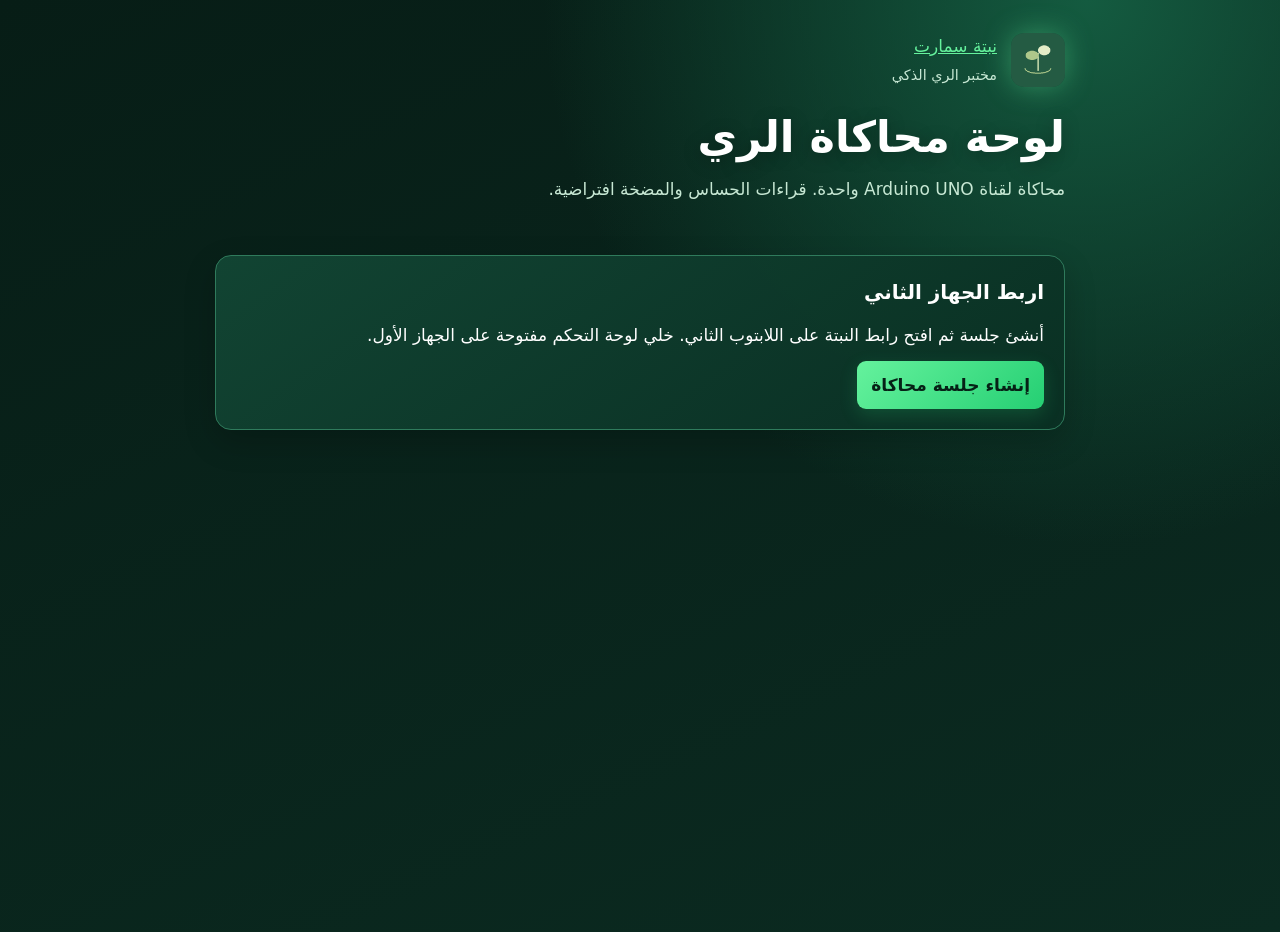
<file: simulation.html>
<!doctype html>
<html lang="ar" dir="rtl">
<head>
<meta charset="utf-8"><meta name="viewport" content="width=device-width, initial-scale=1">
<title>محاكاة نبتة سمارت</title>
<link rel="icon" type="image/png" sizes="192x192" href="/icon-192.png">
<link rel="apple-touch-icon" href="/icon-192.png">
<style>
:root{color-scheme:dark;--bg:#071d16;--card:#103d2d;--line:#2f7b5c;--mint:#65f29d;--soft:#c7e8d4;--text:#ffffff}
*{box-sizing:border-box}body{margin:0;background:radial-gradient(circle at 85% 0,#145b40 0,transparent 38%),linear-gradient(155deg,#071d16 0,#0b2b21 100%);color:var(--text);font:17px/1.65 system-ui,sans-serif;min-height:100vh}main{width:min(850px,100% - 32px);margin:32px auto}header{display:flex;align-items:center;gap:14px;margin-bottom:24px}header img{border-radius:13px;width:54px;height:54px;box-shadow:0 0 28px rgba(101,242,157,.38)}header span{color:var(--soft);font-size:.9rem}h1,h2,p{margin:0 0 12px}h1{font-size:clamp(26px,5vw,43px);line-height:1.18;text-shadow:0 3px 18px rgba(0,0,0,.28)}h2{font-size:20px}.note{color:var(--soft);margin:12px 0 22px}.panel{padding:20px;border:1px solid var(--line);background:linear-gradient(145deg,rgba(18,69,51,.97),rgba(10,47,35,.97));border-radius:16px;margin-bottom:14px;box-shadow:0 12px 32px rgba(0,0,0,.2)}.metrics .panel:first-child{border-top:4px solid #28d77d}.metrics .panel:nth-child(2){border-top:4px solid #ffb332}.metrics{display:grid;grid-template-columns:repeat(2,1fr);gap:14px}.value{font-size:clamp(29px,6vw,53px);font-weight:800;line-height:1.2;color:#ffffff}.on{color:#65f29d;text-shadow:0 0 18px rgba(101,242,157,.35)}.off{color:#ffcf70}.panel button,a.action{box-shadow:0 6px 18px rgba(44,224,124,.18)}button,a.action{font:inherit;font-weight:800;border:0;border-radius:9px;padding:10px 14px;background:linear-gradient(135deg,#65f29d,#25cf73);color:#062116;cursor:pointer;text-decoration:none;display:inline-block}button.secondary{background:#0b2a20;border:1px solid #49a878;color:var(--text);box-shadow:none}button:disabled{opacity:.6;cursor:wait}.row{display:flex;gap:10px;flex-wrap:wrap;align-items:end}.row label{display:grid;gap:5px}input{font:inherit}input[type=number],input[type=url]{color:var(--text);background:#061c15;border:1px solid #3e8e69;border-radius:8px;padding:8px}input[type=number]{width:100px}input[type=url]{flex:1;min-width:190px}input[type=range]{width:100%;accent-color:#45e58a}a{color:#65f29d}.small,time{font-size:.88rem;color:var(--soft)}.events{padding:0;list-style:none}.events li{border-top:1px solid var(--line);padding:9px 0}.alert{color:#ffcf70;min-height:30px;font-weight:700}.status{font-size:.9rem;color:var(--soft)}[hidden]{display:none!important}@media(max-width:480px){.metrics{gap:8px}.panel{padding:14px}main{margin-top:15px}}
</style>
</head>
<body><main>
<header><img src="/icon-192.png" alt=""><div><a href="/">نبتة سمارت</a><br><span>مختبر الري الذكي</span></div></header>
<h1 id="heading">لوحة محاكاة الري</h1>
<p class="note">محاكاة لقناة Arduino UNO واحدة. قراءات الحساس والمضخة افتراضية.</p>
<div id="status" class="status" role="status"></div>
<div id="notice" class="alert" role="status"></div>
<section id="lobby" class="panel"><h2>اربط الجهاز الثاني</h2><p>أنشئ جلسة ثم افتح رابط النبتة على اللابتوب الثاني. خلي لوحة التحكم مفتوحة على الجهاز الأول.</p><button id="create">إنشاء جلسة محاكاة</button></section>
<div id="live" hidden>
<div class="metrics">
<section class="panel"><h2>رطوبة التربة</h2><div id="moisture" class="value">—</div></section>
<section class="panel"><h2>المضخة الافتراضية</h2><div id="pump" class="value">—</div><div id="safety" class="small"></div></section>
</div>
<section class="panel" id="plant" hidden>
<h2>تحكم برطوبة تربة النبتة</h2><label for="slider">قراءة الحساس <output id="slider-value">55%</output></label>
<input id="slider" type="range" min="0" max="100" value="55">
<div class="row"><button id="send-reading" class="secondary" type="button">إرسال القراءة</button><span id="reading-status" class="small" role="status"></span></div>
<p class="small">المضخة تبقى شغّالة لحد ما توصل القراءة إلى حد الإيقاف أو تتجاوزه.</p>
</section>
<section class="panel" id="controls" hidden>
<h2>رابط شاشة النبتة</h2><div class="row"><input id="pair" type="url" readonly dir="ltr" aria-label="رابط شاشة النبتة"><button id="copy">نسخ الرابط</button></div>
<p class="small">الرابط صالح 24 ساعة. افتحه على الجهاز الثاني لمشاركة نفس الجلسة.</p>
<div class="row"><a class="action" id="open-plant" target="_blank" rel="noopener">فتح شاشة النبتة</a><button id="enable" class="secondary">تفعيل إشعارات المتصفح</button></div>
</section>
<section class="panel">
<h2>حدود الري</h2><p id="thresholds"></p>
<form id="config" class="row" hidden><label>تشغيل تحت (%)<input id="low" type="number" min="1" max="99" required></label><label>إيقاف عند (%)<input id="high" type="number" min="2" max="100" required></label><button>حفظ الحدود</button><button id="reset" class="secondary" type="button">إعادة تسليح المضخة</button></form>
<p class="small">حد تشغيل متواصل 30 ثانية. بعدها تتوقف المضخة وتنتظر إعادة التسليح.</p>
</section>
<section class="panel"><h2>سجل التنبيهات</h2><ul id="events" class="events"></ul></section>
</div>
</main><script src="/simulation-ui.js?v=3" defer></script></body></html>
</file>
<file: theme-vivid.css>
:root{
  --green:#008c50;
  --green-bright:#20c76a;
  --ink:#123b2c;
  --muted:#526f61;
  --line:#c7dfcf;
  --blue:#0aa4c2;
  --amber:#f6a51c;
}

body{
  background:
    radial-gradient(circle at 90% 0,rgba(61,210,124,.17),transparent 28rem),
    linear-gradient(145deg,#f8fff9 0,#edf8f0 52%,#f7fbf4 100%);
}

aside{
  background:linear-gradient(180deg,#063d2a 0,#086443 58%,#0a7650 100%);
  color:#ffffff;
  border-left-color:#0c8e5e;
  box-shadow:-10px 0 34px rgba(5,65,42,.2);
}

.brand{color:#ffffff;text-shadow:0 2px 14px rgba(0,0,0,.18)}
.brand span{color:#6af4a2;text-shadow:0 0 20px rgba(106,244,162,.5)}
.sub{color:#9cf3bf;font-weight:700}
.eyebrow{color:#287453;font-weight:700}
h1{color:#0d5135;letter-spacing:-.2px}
header{border-bottom-color:#b9dcc5}

button{
  border-color:#c0dccc;
  box-shadow:0 3px 12px rgba(19,92,57,.06);
}
button:hover{background:#e4f8eb;border-color:#80c69b}
.primary{
  background:linear-gradient(135deg,#00a95f,#27cf74);
  border-color:#00a95f;
  box-shadow:0 8px 20px rgba(0,169,95,.22);
}
.primary:hover{background:linear-gradient(135deg,#008f50,#18b965)}

nav button.active{
  background:linear-gradient(90deg,#77f2aa,#40d883);
  color:#053c28;
  border-right:4px solid #ffffff;
  box-shadow:0 8px 20px rgba(0,0,0,.18);
}
aside nav button{color:#edfff4}
aside nav button:hover{background:rgba(255,255,255,.12);color:#ffffff}
aside nav button.active:hover{background:linear-gradient(90deg,#77f2aa,#40d883);color:#053c28}
aside .aside-bottom{color:#d9f6e5}
aside .badge{background:rgba(255,255,255,.14);color:#ffffff;border-color:rgba(255,255,255,.28)}

.badge{
  background:#def8e8;
  color:#087043;
  border:1px solid #9ddab4;
  font-weight:700;
}
.dot{background:#00c86a;box-shadow:0 0 0 5px rgba(0,200,106,.12),0 0 15px rgba(0,200,106,.5)}

.notice{
  background:linear-gradient(90deg,#e8fff0,#fff9e8);
  border-color:#a9d9b8;
  border-right:4px solid #18b966;
  color:#24523e;
  box-shadow:0 7px 20px rgba(24,105,63,.07);
}

.card{
  border-color:#c5e3cf;
  box-shadow:0 12px 30px rgba(17,80,49,.09);
}
.metric{overflow:hidden}
.metric:nth-child(1){border-top:4px solid #10b765}
.metric:nth-child(2){border-top:4px solid var(--blue)}
.metric:nth-child(3){border-top:4px solid var(--amber)}
.metric:nth-child(1) .value{color:#008b4f}
.metric:nth-child(2) .value{color:#087f9a}
.metric:nth-child(3) .value{color:#d77e00}

.plant-scene{
  background:
    radial-gradient(ellipse at 50% 88%,#bde9c9 0,rgba(215,247,221,.72) 38%,transparent 70%),
    linear-gradient(180deg,#f9fff9,#effaf1);
  border:1px solid #c9e7d1;
}

.seg .selected,.sensor-selected,.crop-card.chosen{
  background:linear-gradient(135deg,#dcf8e5,#f2fff6);
  border-color:#5bbb7e;
  color:#05693b;
  box-shadow:0 7px 18px rgba(12,132,70,.12);
}
.plan-card{
  background:linear-gradient(145deg,#dcf8e6,#fff6d9);
  border-color:#8fd1a6;
}
#active-crop-label{background:#e0f8e8;color:#12633f;border-right:4px solid #16b763}
.slider,input[type=range]{accent-color:#08b65f}
.toast{background:#073e29;box-shadow:0 10px 28px rgba(0,0,0,.22)}
a{color:#008c50;font-weight:600}

@media(max-width:650px){
  body{background:linear-gradient(145deg,#f9fffa,#eef8f1)}
  nav button.active{border-right:0;border-bottom:3px solid #ffffff}
}
</file>
